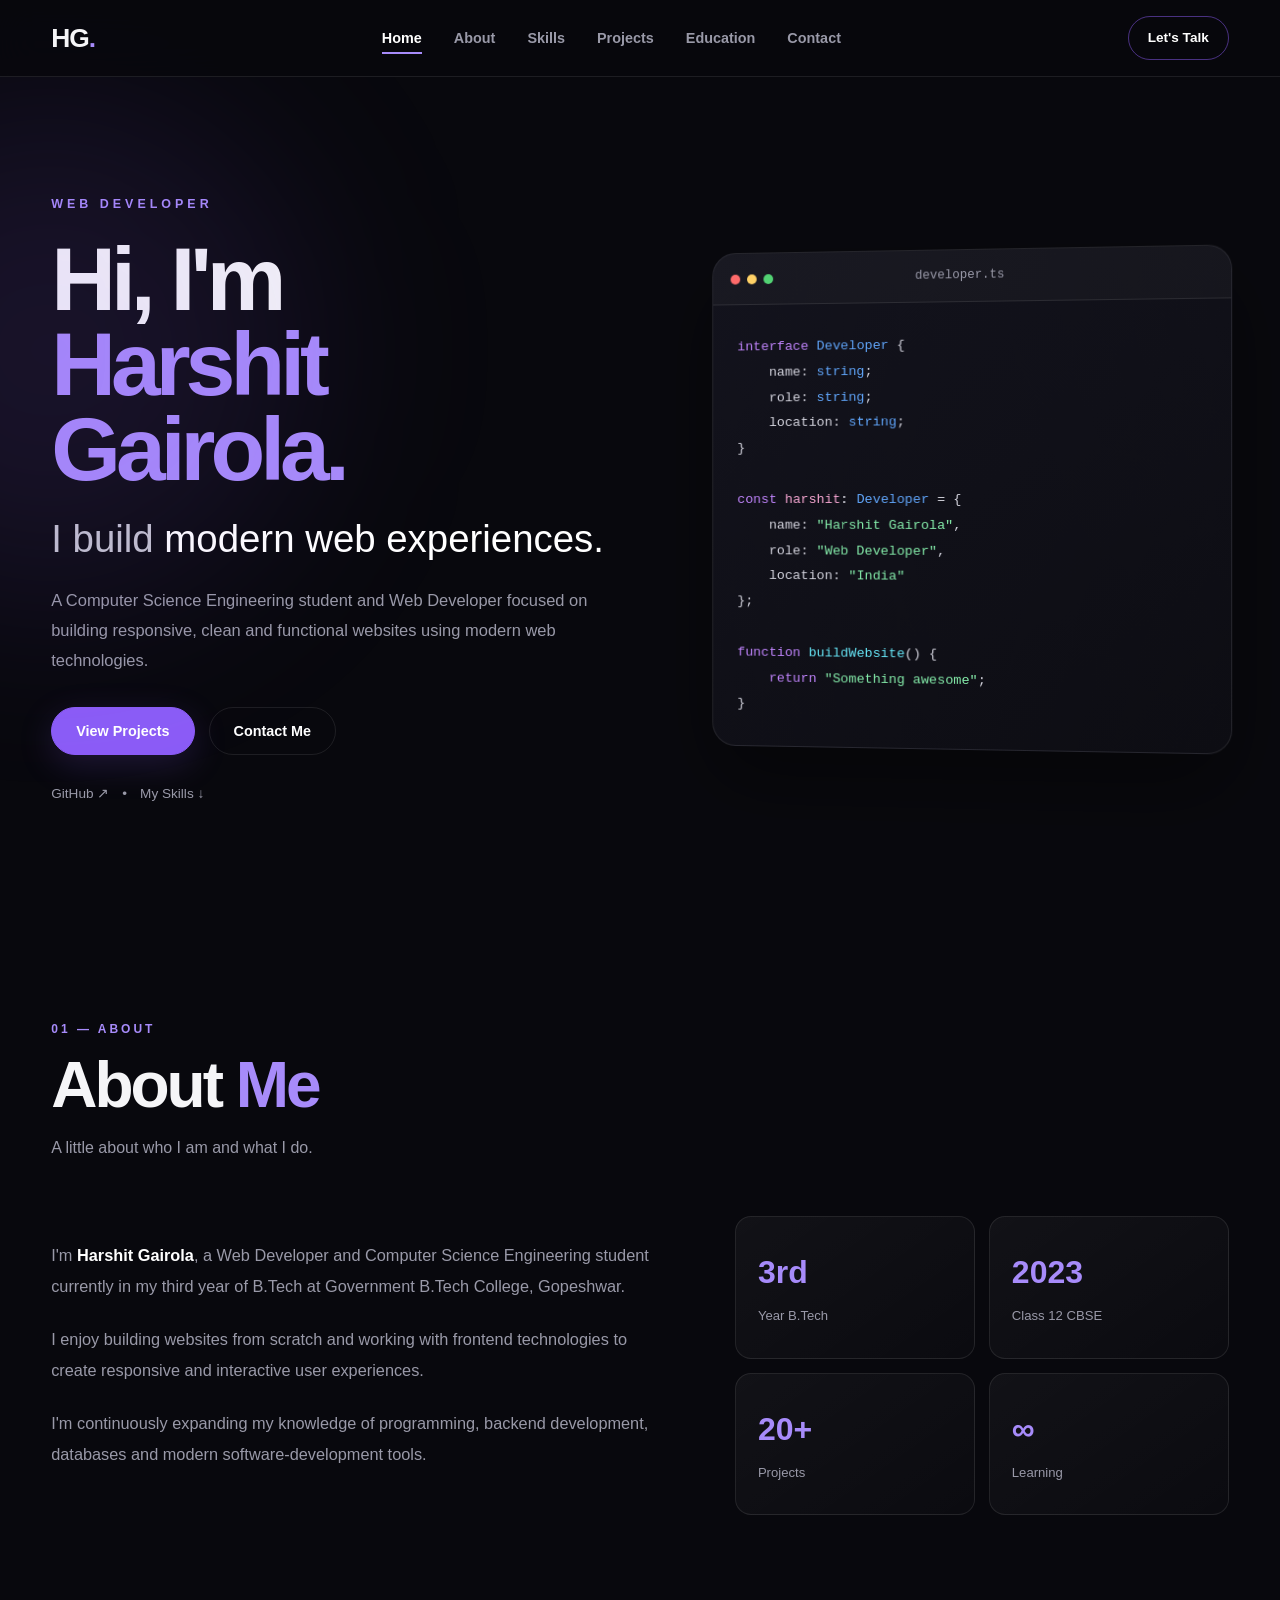
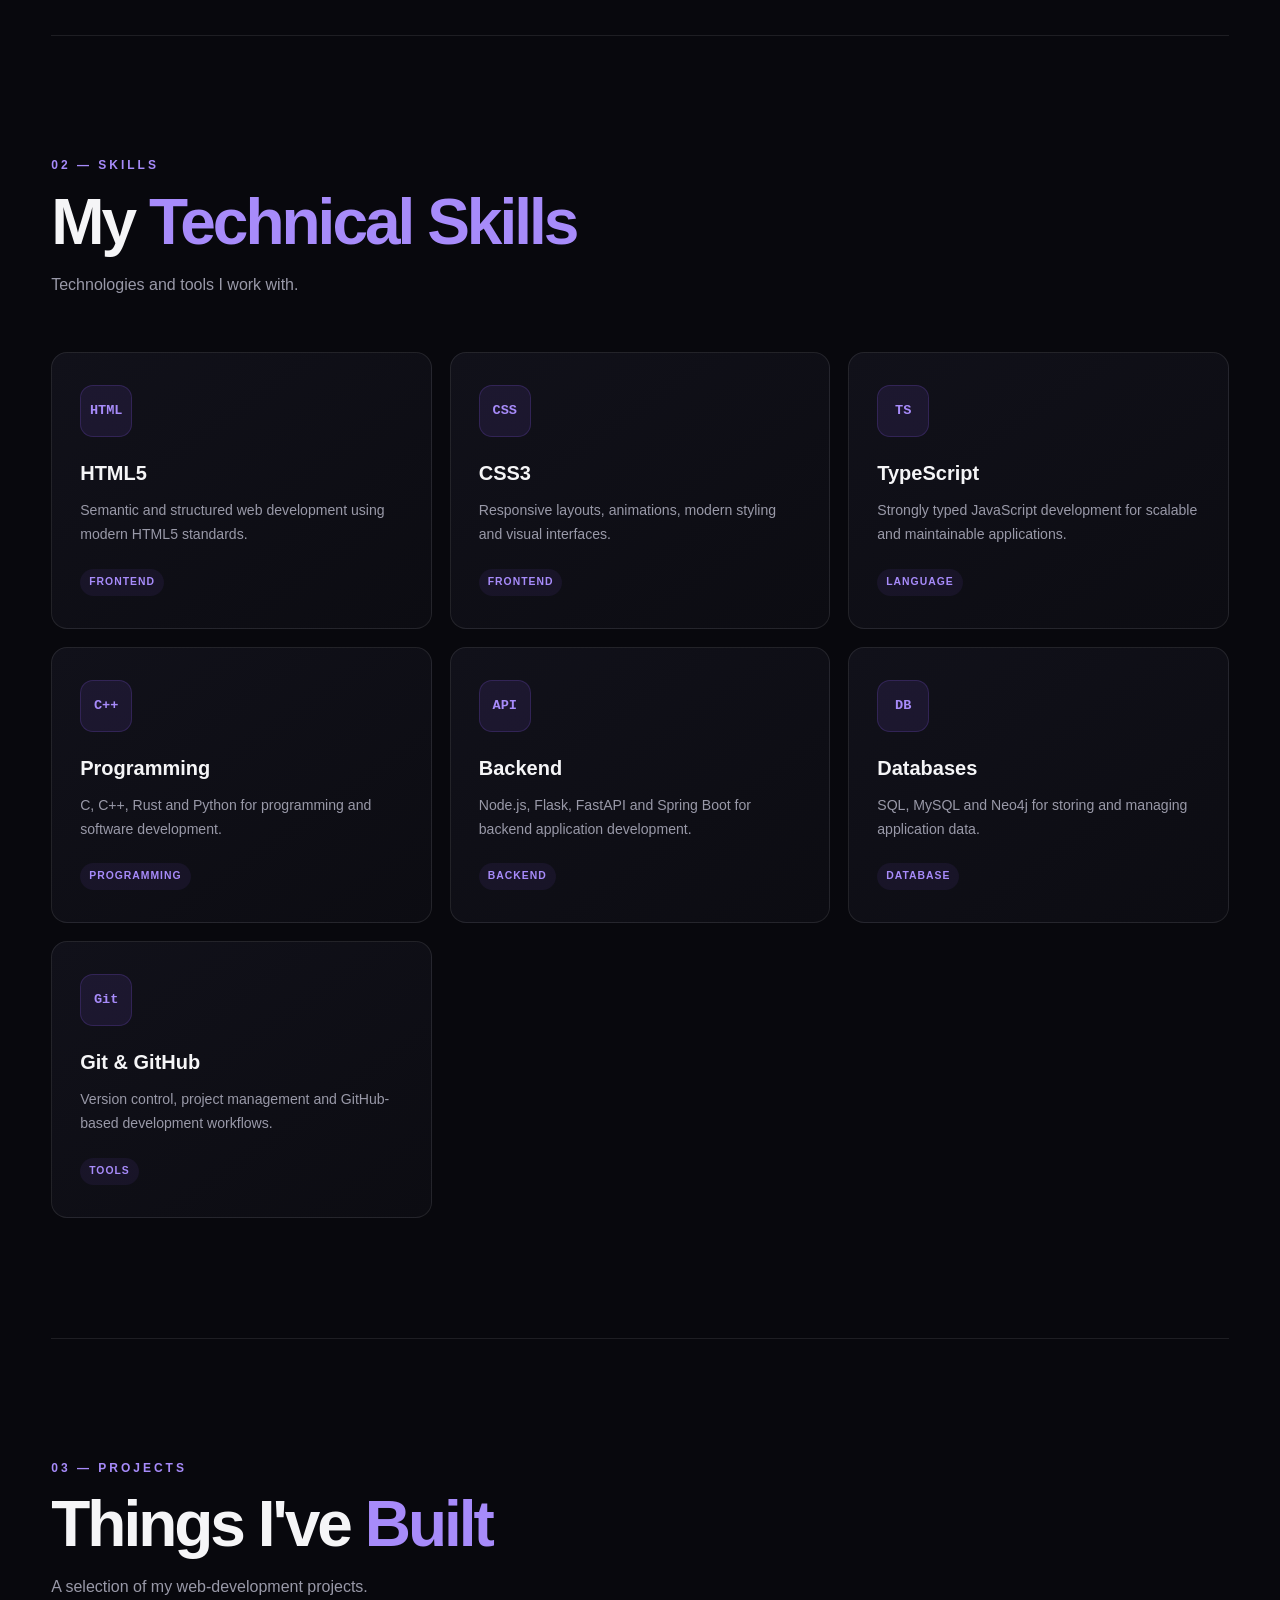
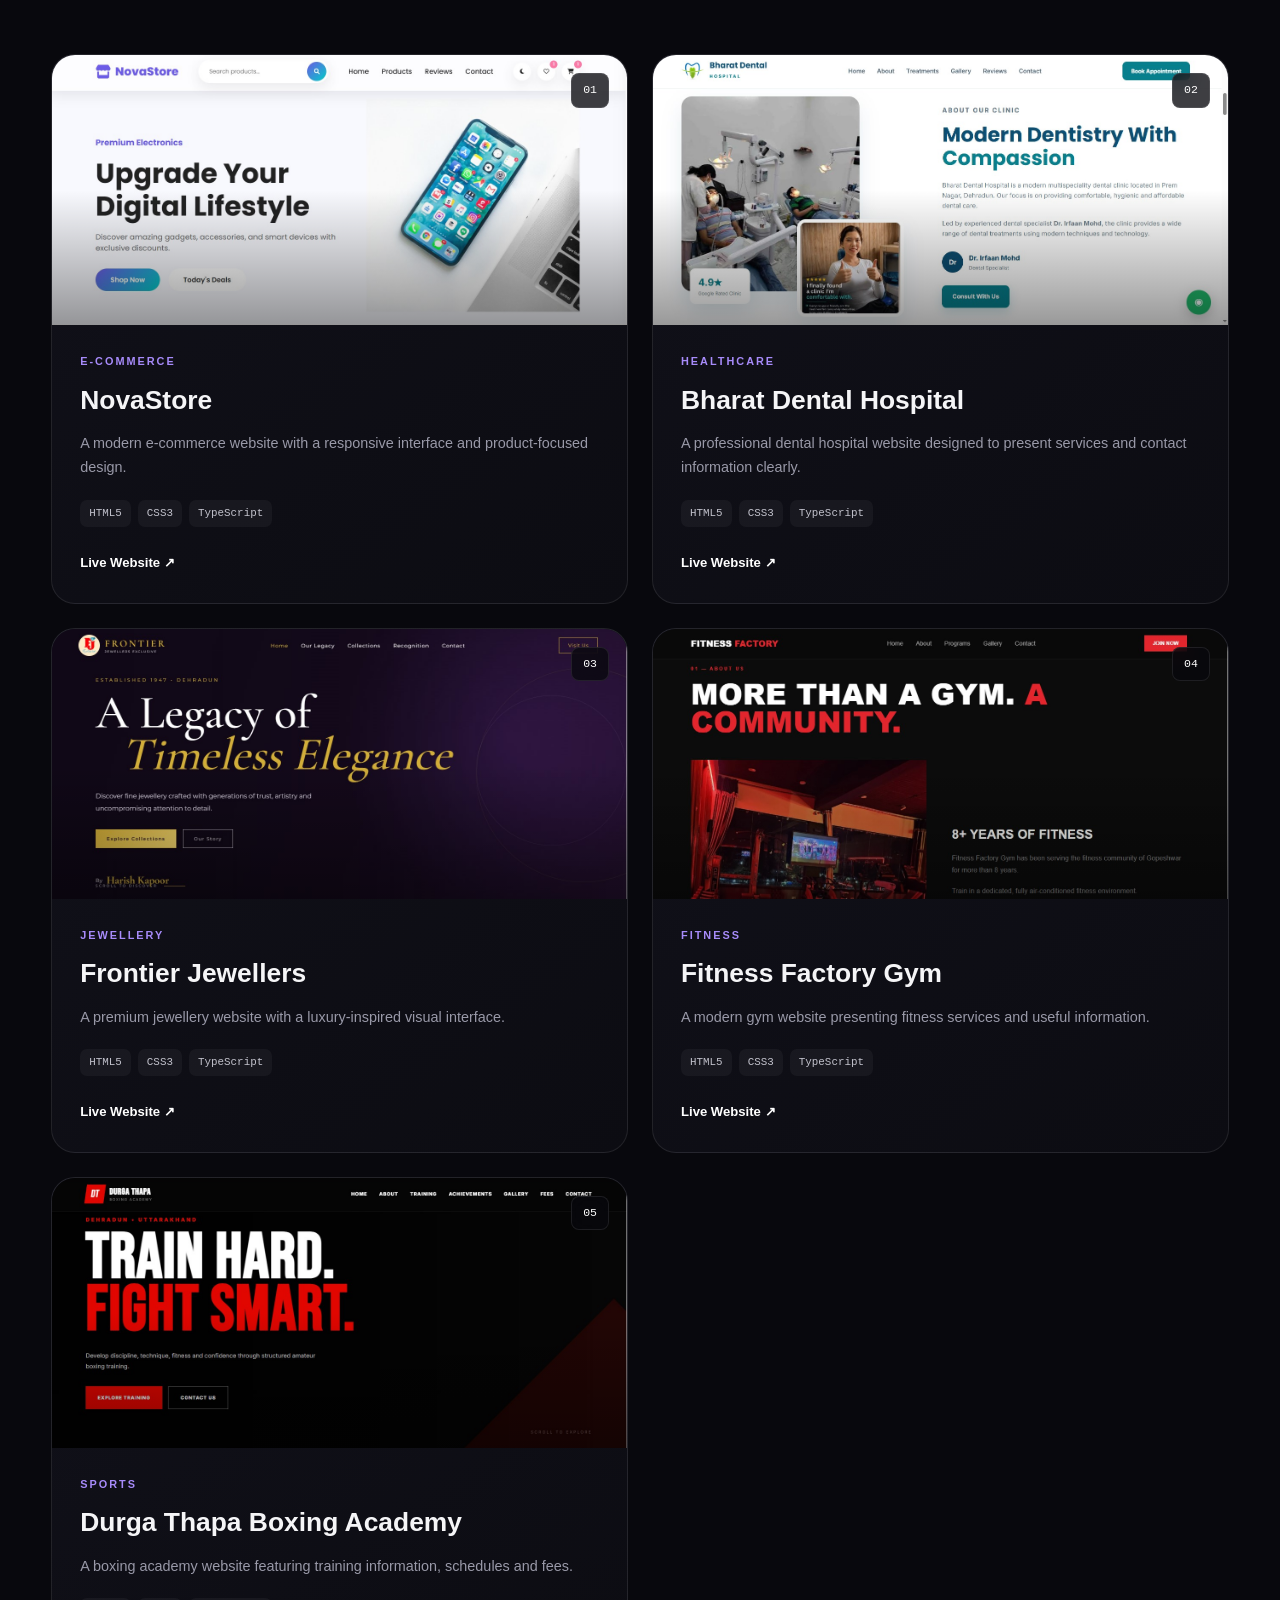
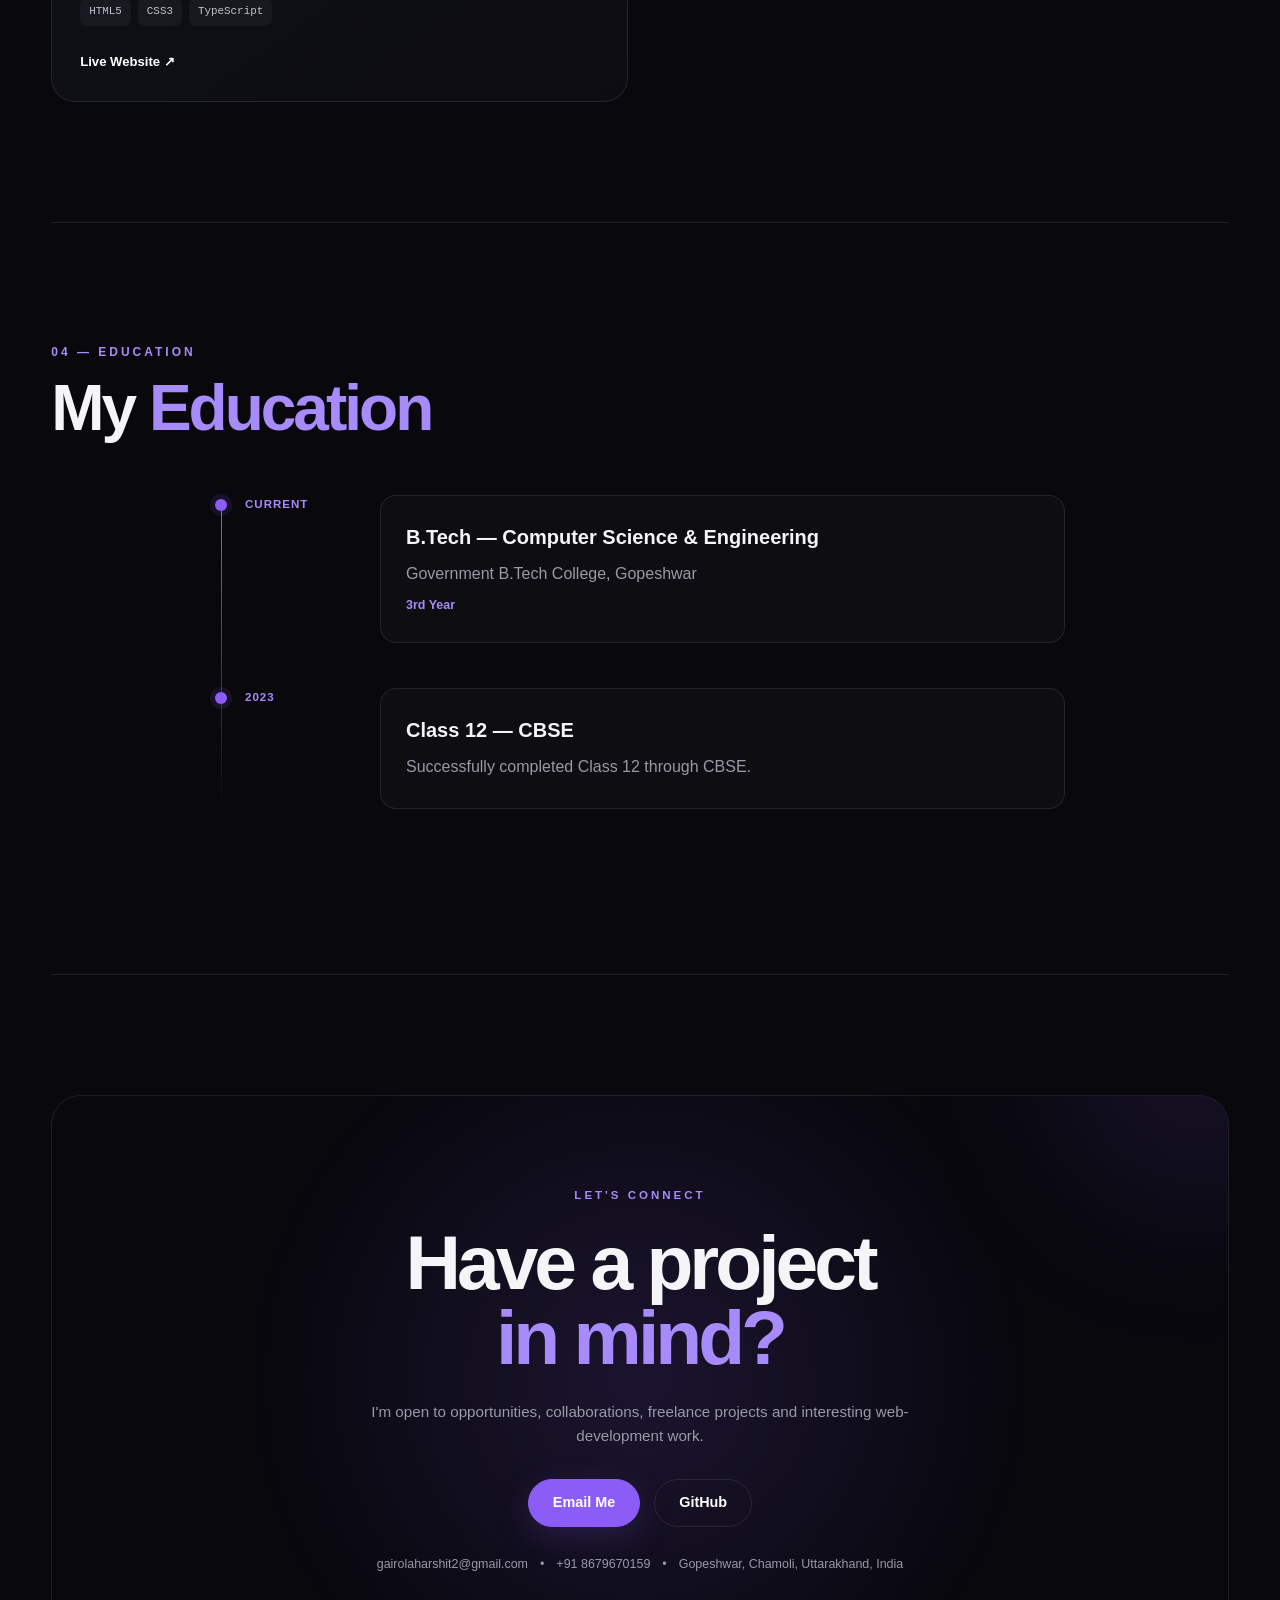
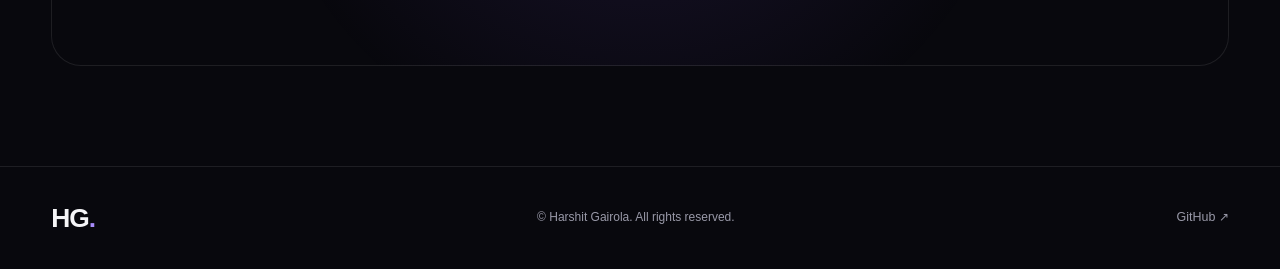
<file: upwork/index.html>
<!DOCTYPE html>
<html lang="en">

<head>
    <meta charset="UTF-8">

    <meta name="viewport" content="width=device-width, initial-scale=1.0">

    <meta
        name="description"
        content="Harshit Gairola — Web Developer specializing in HTML5, CSS3 and TypeScript."
    >

    <meta
        name="author"
        content="Harshit Gairola"
    >

    <title>Harshit Gairola | Web Developer</title>

    <!-- CSS3 -->
    <link rel="stylesheet" href="style.css">
</head>

<body>

    <!-- =========================
         HEADER / NAVIGATION
    ========================== -->

    <header class="site-header">

        <nav class="navbar">

            <a href="#home" class="logo">
                HG<span>.</span>
            </a>

            <button
                class="menu-toggle"
                id="menuToggle"
                type="button"
                aria-label="Open navigation menu"
                aria-expanded="false"
            >
                ☰
            </button>

            <ul class="nav-links" id="navLinks">

                <li>
                    <a href="#home" class="active">Home</a>
                </li>

                <li>
                    <a href="#about">About</a>
                </li>

                <li>
                    <a href="#skills">Skills</a>
                </li>

                <li>
                    <a href="#projects">Projects</a>
                </li>

                <li>
                    <a href="#education">Education</a>
                </li>

                <li>
                    <a href="#contact">Contact</a>
                </li>

            </ul>

            <a href="#contact" class="nav-button">
                Let's Talk
            </a>

        </nav>

    </header>


    <!-- =========================
         MAIN CONTENT
    ========================== -->

    <main>

        <!-- =========================
             HERO SECTION
        ========================== -->

        <section class="hero" id="home">

            <div class="hero-container">

                <div class="hero-content">

                    <p class="hero-label">
                        WEB DEVELOPER
                    </p>

                    <h1>
                        Hi, I'm
                        <span>Harshit Gairola.</span>
                    </h1>

                    <h2>
                        I build
                        <span>modern web experiences.</span>
                    </h2>

                    <p class="hero-text">
                        A Computer Science Engineering student and
                        Web Developer focused on building responsive,
                        clean and functional websites using modern
                        web technologies.
                    </p>

                    <div class="hero-buttons">

                        <a
                            href="#projects"
                            class="button button-primary"
                        >
                            View Projects
                        </a>

                        <a
                            href="#contact"
                            class="button button-secondary"
                        >
                            Contact Me
                        </a>

                    </div>

                    <div class="hero-socials">

                        <a
                            href="https://github.com/HarshitGairola"
                            target="_blank"
                            rel="noopener noreferrer"
                        >
                            GitHub ↗
                        </a>

                        <span>•</span>

                        <a href="#skills">
                            My Skills ↓
                        </a>

                    </div>

                </div>


                <!-- Developer Card -->

                <div class="hero-code">

                    <div class="code-window">

                        <div class="window-header">

                            <div class="window-dots">

                                <span></span>
                                <span></span>
                                <span></span>

                            </div>

                            <p>
                                developer.ts
                            </p>

                        </div>


                        <div class="code-content">

<pre><code><span class="keyword">interface</span> <span class="type">Developer</span> {
    name: <span class="type">string</span>;
    role: <span class="type">string</span>;
    location: <span class="type">string</span>;
}

<span class="keyword">const</span> <span class="variable">harshit</span>: <span class="type">Developer</span> = {
    name: <span class="string">"Harshit Gairola"</span>,
    role: <span class="string">"Web Developer"</span>,
    location: <span class="string">"India"</span>
};

<span class="keyword">function</span> <span class="function">buildWebsite</span>() {
    <span class="keyword">return</span> <span class="string">"Something awesome"</span>;
}</code></pre>

                        </div>

                    </div>

                </div>

            </div>

        </section>


        <!-- =========================
             ABOUT SECTION
        ========================== -->

        <section class="section about-section" id="about">

            <div class="section-header">

                <p class="section-label">
                    01 — ABOUT
                </p>

                <h2>
                    About <span>Me</span>
                </h2>

                <p>
                    A little about who I am and what I do.
                </p>

            </div>


            <div class="about-container">

                <div class="about-content">

                    <p>
                        I'm <strong>Harshit Gairola</strong>, a Web
                        Developer and Computer Science Engineering
                        student currently in my third year of B.Tech
                        at Government B.Tech College, Gopeshwar.
                    </p>

                    <p>
                        I enjoy building websites from scratch and
                        working with frontend technologies to create
                        responsive and interactive user experiences.
                    </p>

                    <p>
                        I'm continuously expanding my knowledge of
                        programming, backend development, databases
                        and modern software-development tools.
                    </p>

                </div>


                <div class="about-stats">

                    <div class="stat">

                        <strong>3rd</strong>

                        <span>
                            Year B.Tech
                        </span>

                    </div>


                    <div class="stat">

                        <strong>2023</strong>

                        <span>
                            Class 12 CBSE
                        </span>

                    </div>


                    <div class="stat">

                        <strong>20+</strong>

                        <span>
                            Projects
                        </span>

                    </div>


                    <div class="stat">

                        <strong>∞</strong>

                        <span>
                            Learning
                        </span>

                    </div>

                </div>

            </div>

        </section>


        <!-- =========================
             SKILLS SECTION
        ========================== -->

        <section class="section skills-section" id="skills">

            <div class="section-header">

                <p class="section-label">
                    02 — SKILLS
                </p>

                <h2>
                    My <span>Technical Skills</span>
                </h2>

                <p>
                    Technologies and tools I work with.
                </p>

            </div>


            <div class="skills-container">


                <!-- HTML5 -->

                <article class="skill-card">

                    <div class="skill-icon">
                        HTML
                    </div>

                    <h3>
                        HTML5
                    </h3>

                    <p>
                        Semantic and structured web development
                        using modern HTML5 standards.
                    </p>

                    <div class="skill-tag">
                        FRONTEND
                    </div>

                </article>


                <!-- CSS3 -->

                <article class="skill-card">

                    <div class="skill-icon">
                        CSS
                    </div>

                    <h3>
                        CSS3
                    </h3>

                    <p>
                        Responsive layouts, animations, modern
                        styling and visual interfaces.
                    </p>

                    <div class="skill-tag">
                        FRONTEND
                    </div>

                </article>


                <!-- TypeScript -->

                <article class="skill-card">

                    <div class="skill-icon">
                        TS
                    </div>

                    <h3>
                        TypeScript
                    </h3>

                    <p>
                        Strongly typed JavaScript development for
                        scalable and maintainable applications.
                    </p>

                    <div class="skill-tag">
                        LANGUAGE
                    </div>

                </article>


                <!-- Programming -->

                <article class="skill-card">

                    <div class="skill-icon">
                        C++
                    </div>

                    <h3>
                        Programming
                    </h3>

                    <p>
                        C, C++, Rust and Python for programming and
                        software development.
                    </p>

                    <div class="skill-tag">
                        PROGRAMMING
                    </div>

                </article>


                <!-- Backend -->

                <article class="skill-card">

                    <div class="skill-icon">
                        API
                    </div>

                    <h3>
                        Backend
                    </h3>

                    <p>
                        Node.js, Flask, FastAPI and Spring Boot for
                        backend application development.
                    </p>

                    <div class="skill-tag">
                        BACKEND
                    </div>

                </article>


                <!-- Database -->

                <article class="skill-card">

                    <div class="skill-icon">
                        DB
                    </div>

                    <h3>
                        Databases
                    </h3>

                    <p>
                        SQL, MySQL and Neo4j for storing and managing
                        application data.
                    </p>

                    <div class="skill-tag">
                        DATABASE
                    </div>

                </article>


                <!-- Git -->

                <article class="skill-card">

                    <div class="skill-icon">
                        Git
                    </div>

                    <h3>
                        Git & GitHub
                    </h3>

                    <p>
                        Version control, project management and
                        GitHub-based development workflows.
                    </p>

                    <div class="skill-tag">
                        TOOLS
                    </div>

                </article>

            </div>

        </section>


        <!-- =========================
             PROJECTS SECTION
        ========================== -->

        <section class="section projects-section" id="projects">

            <div class="section-header">

                <p class="section-label">
                    03 — PROJECTS
                </p>

                <h2>
                    Things I've <span>Built</span>
                </h2>

                <p>
                    A selection of my web-development projects.
                </p>

            </div>


            <div class="projects-container">


                <!-- Project 1 -->

                <article class="project-card">

                    <div class="project-image">

                        <img
                            src="./image/web1.jpg"
                            alt="NovaStore website preview"
                        >

                        <span class="project-number">
                            01
                        </span>

                    </div>


                    <div class="project-content">

                        <p class="project-category">
                            E-COMMERCE
                        </p>

                        <h3>
                            NovaStore
                        </h3>

                        <p>
                            A modern e-commerce website with a
                            responsive interface and product-focused
                            design.
                        </p>

                        <div class="project-tech">

                            <span>HTML5</span>
                            <span>CSS3</span>
                            <span>TypeScript</span>

                        </div>

                        <!-- Replace # with the actual GitHub Pages URL -->

                        <a
                            href="https://harshitgairola.github.io/NovaStore/"
                            class="project-link"
                            target="_blank"
                            rel="noopener noreferrer"
                        >
                            Live Website ↗
                        </a>

                    </div>

                </article>


                <!-- Project 2 -->

                <article class="project-card">

                    <div class="project-image">

                        <img
                            src="./image/web2.jpg"
                            alt="Bharat Dental Hospital website preview"
                        >

                        <span class="project-number">
                            02
                        </span>

                    </div>


                    <div class="project-content">

                        <p class="project-category">
                            HEALTHCARE
                        </p>

                        <h3>
                            Bharat Dental Hospital
                        </h3>

                        <p>
                            A professional dental hospital website
                            designed to present services and contact
                            information clearly.
                        </p>

                        <div class="project-tech">

                            <span>HTML5</span>
                            <span>CSS3</span>
                            <span>TypeScript</span>

                        </div>

                        <a
                            href="https://harshitgairola.github.io/Bharat-Dental-Hospital/"
                            class="project-link"
                            target="_blank"
                            rel="noopener noreferrer"
                        >
                            Live Website ↗
                        </a>

                    </div>

                </article>


                <!-- Project 3 -->

                <article class="project-card">

                    <div class="project-image">

                        <img
                            src="./image/web5.jpg"
                            alt="Frontier Jewellers website preview"
                        >

                        <span class="project-number">
                            03
                        </span>

                    </div>


                    <div class="project-content">

                        <p class="project-category">
                            JEWELLERY
                        </p>

                        <h3>
                            Frontier Jewellers
                        </h3>

                        <p>
                            A premium jewellery website with a
                            luxury-inspired visual interface.
                        </p>

                        <div class="project-tech">

                            <span>HTML5</span>
                            <span>CSS3</span>
                            <span>TypeScript</span>

                        </div>

                        <a
                            href="https://harshitgairola.github.io/Frontier-Jewellers-Exclusive/"
                            class="project-link"
                            target="_blank"
                            rel="noopener noreferrer"
                        >
                            Live Website ↗
                        </a>

                    </div>

                </article>


                <!-- Project 4 -->

                <article class="project-card">

                    <div class="project-image">

                        <img
                            src="./image/web3.jpg"
                            alt="Fitness Factory Gym website preview"
                        >

                        <span class="project-number">
                            04
                        </span>

                    </div>


                    <div class="project-content">

                        <p class="project-category">
                            FITNESS
                        </p>

                        <h3>
                            Fitness Factory Gym
                        </h3>

                        <p>
                            A modern gym website presenting fitness
                            services and useful information.
                        </p>

                        <div class="project-tech">

                            <span>HTML5</span>
                            <span>CSS3</span>
                            <span>TypeScript</span>

                        </div>

                        <a
                            href="https://harshitgairola.github.io/Fitness-factory-Gym/"
                            class="project-link"
                            target="_blank"
                            rel="noopener noreferrer"
                        >
                            Live Website ↗
                        </a>

                    </div>

                </article>


                <!-- Project 5 -->

                <article class="project-card">

                    <div class="project-image">

                        <img
                            src="./image/web4.jpg"
                            alt="Durga Thapa Boxing Academy website preview"
                        >

                        <span class="project-number">
                            05
                        </span>

                    </div>


                    <div class="project-content">

                        <p class="project-category">
                            SPORTS
                        </p>

                        <h3>
                            Durga Thapa Boxing Academy
                        </h3>

                        <p>
                            A boxing academy website featuring
                            training information, schedules and fees.
                        </p>

                        <div class="project-tech">

                            <span>HTML5</span>
                            <span>CSS3</span>
                            <span>TypeScript</span>

                        </div>

                        <a
                            href="https://harshitgairola.github.io/Durga-Thapa-Boxing-Academy/"
                            class="project-link"
                            target="_blank"
                            rel="noopener noreferrer"
                        >
                            Live Website ↗
                        </a>

                    </div>

                </article>

            </div>

        </section>


        <!-- =========================
             EDUCATION SECTION
        ========================== -->

        <section class="section education-section" id="education">

            <div class="section-header">

                <p class="section-label">
                    04 — EDUCATION
                </p>

                <h2>
                    My <span>Education</span>
                </h2>

            </div>


            <div class="education-timeline">


                <article class="education-item">

                    <div class="education-year">
                        CURRENT
                    </div>

                    <div class="education-content">

                        <h3>
                            B.Tech — Computer Science & Engineering
                        </h3>

                        <p>
                            Government B.Tech College, Gopeshwar
                        </p>

                        <span>
                            3rd Year
                        </span>

                    </div>

                </article>


                <article class="education-item">

                    <div class="education-year">
                        2023
                    </div>

                    <div class="education-content">

                        <h3>
                            Class 12 — CBSE
                        </h3>

                        <p>
                            Successfully completed Class 12
                            through CBSE.
                        </p>

                    </div>

                </article>

            </div>

        </section>


        <!-- =========================
             CONTACT SECTION
        ========================== -->

        <section class="section contact-section" id="contact">

            <div class="contact-card">

                <p class="contact-label">
                    LET'S CONNECT
                </p>

                <h2>
                    Have a project
                    <span>in mind?</span>
                </h2>

                <p>
                    I'm open to opportunities, collaborations,
                    freelance projects and interesting web-development
                    work.
                </p>


                <div class="contact-buttons">

                    <a
                        href="mailto:gairolaharshit2@gmail.com"
                        class="button button-primary"
                    >
                        Email Me
                    </a>

                    <a
                        href="https://github.com/HarshitGairola"
                        class="button button-secondary"
                        target="_blank"
                        rel="noopener noreferrer"
                    >
                        GitHub
                    </a>

                </div>


                <div class="contact-details">

                    <a href="mailto:gairolaharshit2@gmail.com">
                        gairolaharshit2@gmail.com
                    </a>

                    <span>•</span>

                    <a href="tel:+918679670159">
                        +91 8679670159
                    </a>

                    <span>•</span>

                    <span>
                        Gopeshwar, Chamoli, Uttarakhand, India
                    </span>

                </div>

            </div>

        </section>

    </main>


    <!-- =========================
         FOOTER
    ========================== -->

    <footer class="site-footer">

        <div class="footer-container">

            <a
                href="#home"
                class="logo"
            >
                HG<span>.</span>
            </a>

            <p>
                © <span id="currentYear"></span>
                Harshit Gairola. All rights reserved.
            </p>

            <a
                href="https://github.com/HarshitGairola"
                target="_blank"
                rel="noopener noreferrer"
            >
                GitHub ↗
            </a>

        </div>

    </footer>


    <!--
        TypeScript is compiled into JavaScript.

        The browser loads script.js, which will be generated
        from our script.ts file.
    -->

    <script src="script.ts"></script>

</body>

</html>
</file>
<file: upwork/style.css>
/* =========================================================
   HARSHIT GAIROLA — DEVELOPER PORTFOLIO
   CSS3 STYLESHEET
========================================================= */


/* =========================================================
   1. RESET
========================================================= */

* {
    margin: 0;
    padding: 0;
    box-sizing: border-box;
}

html {
    scroll-behavior: smooth;
}

body {
    font-family:
        Inter,
        "Segoe UI",
        Roboto,
        Arial,
        sans-serif;

    background: #08080d;
    color: #f5f5f7;

    line-height: 1.6;

    overflow-x: hidden;
}

a {
    color: inherit;
    text-decoration: none;
}

button {
    font: inherit;
}

img {
    display: block;
    width: 100%;
}


/* =========================================================
   2. VARIABLES
========================================================= */

:root {

    --background: #08080d;
    --background-light: #101018;
    --card: #11111a;
    --card-hover: #151522;

    --purple: #8b5cf6;
    --purple-light: #a78bfa;
    --purple-dark: #6d28d9;

    --white: #ffffff;
    --text: #f5f5f7;
    --muted: #9999a8;
    --muted-light: #c2c2cc;

    --border: rgba(255, 255, 255, 0.09);

    --radius-small: 10px;
    --radius-medium: 16px;
    --radius-large: 24px;

    --max-width: 1180px;

    --transition:
        0.3s ease;
}


/* =========================================================
   3. GLOBAL
========================================================= */

body::selection {
    background: var(--purple);
    color: white;
}

section {
    scroll-margin-top: 90px;
}

.section {
    width: min(var(--max-width), 92%);
    margin: 0 auto;
    padding: 120px 0;
}


/* =========================================================
   4. HEADER
========================================================= */

.site-header {
    position: fixed;

    top: 0;
    left: 0;

    width: 100%;

    z-index: 1000;

    background:
        rgba(8, 8, 13, 0.82);

    backdrop-filter: blur(18px);
    -webkit-backdrop-filter: blur(18px);

    border-bottom: 1px solid var(--border);
}

.navbar {
    width: min(var(--max-width), 92%);

    height: 76px;

    margin: auto;

    display: flex;

    align-items: center;

    justify-content: space-between;
}


/* =========================================================
   LOGO
========================================================= */

.logo {
    font-size: 1.65rem;

    font-weight: 900;

    letter-spacing: -1px;

    transition: var(--transition);
}

.logo span {
    color: var(--purple-light);
}

.logo:hover {
    transform: translateY(-2px);
}


/* =========================================================
   NAVIGATION
========================================================= */

.nav-links {
    list-style: none;

    display: flex;

    align-items: center;

    gap: 32px;
}

.nav-links a {
    position: relative;

    color: var(--muted);

    font-size: 0.9rem;

    font-weight: 600;

    transition: var(--transition);
}

.nav-links a::after {
    content: "";

    position: absolute;

    left: 0;
    bottom: -8px;

    width: 0;
    height: 2px;

    background: var(--purple-light);

    transition: var(--transition);
}

.nav-links a:hover,
.nav-links a.active {
    color: var(--white);
}

.nav-links a:hover::after,
.nav-links a.active::after {
    width: 100%;
}


/* =========================================================
   NAV BUTTON
========================================================= */

.nav-button {
    padding: 10px 19px;

    border: 1px solid rgba(139, 92, 246, 0.5);

    border-radius: 999px;

    color: var(--white);

    font-size: 0.85rem;

    font-weight: 700;

    transition: var(--transition);
}

.nav-button:hover {
    background: var(--purple);

    border-color: var(--purple);

    transform: translateY(-2px);

    box-shadow:
        0 8px 25px rgba(139, 92, 246, 0.25);
}


/* =========================================================
   MOBILE MENU BUTTON
========================================================= */

.menu-toggle {
    display: none;

    border: 1px solid var(--border);

    background: var(--card);

    color: var(--white);

    width: 42px;
    height: 42px;

    border-radius: 10px;

    cursor: pointer;
}


/* =========================================================
   5. HERO
========================================================= */

.hero {
    min-height: 100vh;

    width: min(var(--max-width), 92%);

    margin: auto;

    display: flex;

    align-items: center;

    padding-top: 100px;

    position: relative;
}

.hero::before {
    content: "";

    position: absolute;

    width: 500px;
    height: 500px;

    top: 100px;
    left: -250px;

    background: rgba(139, 92, 246, 0.12);

    filter: blur(100px);

    border-radius: 50%;

    pointer-events: none;
}

.hero-container {
    width: 100%;

    display: grid;

    grid-template-columns: 1.05fr 0.95fr;

    gap: 80px;

    align-items: center;
}


/* =========================================================
   HERO TEXT
========================================================= */

.hero-label {
    color: var(--purple-light);

    font-size: 0.78rem;

    font-weight: 800;

    letter-spacing: 4px;

    margin-bottom: 22px;
}

.hero h1 {
    font-size:
        clamp(3rem, 7vw, 6.2rem);

    line-height: 0.95;

    letter-spacing: -5px;

    font-weight: 900;

    margin-bottom: 25px;
}

.hero h1 span {
    display: block;

    color: var(--purple-light);
}

.hero h2 {
    font-size:
        clamp(1.5rem, 3vw, 2.5rem);

    line-height: 1.15;

    color: var(--muted-light);

    margin-bottom: 25px;

    font-weight: 500;
}

.hero h2 span {
    color: var(--white);
}

.hero-text {
    max-width: 620px;

    color: var(--muted);

    font-size: 1.03rem;

    line-height: 1.8;

    margin-bottom: 32px;
}


/* =========================================================
   BUTTONS
========================================================= */

.hero-buttons,
.contact-buttons {
    display: flex;

    flex-wrap: wrap;

    gap: 14px;
}

.button {
    display: inline-flex;

    align-items: center;

    justify-content: center;

    min-height: 48px;

    padding: 0 24px;

    border-radius: 999px;

    font-size: 0.9rem;

    font-weight: 750;

    transition: var(--transition);

    cursor: pointer;
}

.button-primary {
    background: var(--purple);

    color: white;

    border: 1px solid var(--purple);

    box-shadow:
        0 10px 35px rgba(139, 92, 246, 0.18);
}

.button-primary:hover {
    background: var(--purple-dark);

    transform: translateY(-3px);

    box-shadow:
        0 14px 40px rgba(139, 92, 246, 0.3);
}

.button-secondary {
    background: transparent;

    color: var(--white);

    border: 1px solid var(--border);
}

.button-secondary:hover {
    border-color: var(--purple);

    background: rgba(139, 92, 246, 0.08);

    transform: translateY(-3px);
}


/* =========================================================
   HERO SOCIALS
========================================================= */

.hero-socials {
    display: flex;

    align-items: center;

    gap: 13px;

    margin-top: 28px;

    color: var(--muted);

    font-size: 0.85rem;
}

.hero-socials a {
    transition: var(--transition);
}

.hero-socials a:hover {
    color: var(--purple-light);
}


/* =========================================================
   6. CODE WINDOW
========================================================= */

.hero-code {
    display: flex;

    justify-content: center;

    perspective: 1000px;
}

.code-window {
    width: 100%;

    max-width: 560px;

    background:
        linear-gradient(
            145deg,
            #13131d,
            #0d0d13
        );

    border: 1px solid var(--border);

    border-radius: var(--radius-large);

    overflow: hidden;

    box-shadow:
        0 35px 80px rgba(0, 0, 0, 0.45);

    transform: rotateY(-4deg);

    transition: var(--transition);
}

.code-window:hover {
    transform:
        rotateY(0deg)
        translateY(-8px);

    border-color:
        rgba(139, 92, 246, 0.3);
}

.window-header {
    height: 52px;

    display: flex;

    align-items: center;

    padding: 0 18px;

    border-bottom: 1px solid var(--border);

    background: rgba(255, 255, 255, 0.025);
}

.window-header p {
    margin: auto;

    transform: translateX(-30px);

    color: var(--muted);

    font-family: monospace;

    font-size: 0.78rem;
}

.window-dots {
    display: flex;

    gap: 7px;
}

.window-dots span {
    width: 10px;
    height: 10px;

    border-radius: 50%;

    background: #444;
}

.window-dots span:nth-child(1) {
    background: #ff6b6b;
}

.window-dots span:nth-child(2) {
    background: #ffd166;
}

.window-dots span:nth-child(3) {
    background: #52d273;
}

.code-content {
    padding: 30px 25px;

    overflow-x: auto;
}

.code-content pre {
    font-family:
        "Cascadia Code",
        "Fira Code",
        Consolas,
        monospace;

    font-size: 0.85rem;

    line-height: 1.9;

    color: #d5d5df;
}

.keyword {
    color: #c084fc;
}

.type {
    color: #60a5fa;
}

.variable {
    color: #f9a8d4;
}

.string {
    color: #86efac;
}

.function {
    color: #67e8f9;
}


/* =========================================================
   7. SECTION HEADER
========================================================= */

.section-header {
    max-width: 700px;

    margin-bottom: 55px;
}

.section-label {
    color: var(--purple-light);

    font-size: 0.75rem;

    font-weight: 800;

    letter-spacing: 3px;

    margin-bottom: 14px;
}

.section-header h2 {
    font-size:
        clamp(2.4rem, 5vw, 4.3rem);

    line-height: 1;

    letter-spacing: -3px;

    margin-bottom: 18px;
}

.section-header h2 span {
    color: var(--purple-light);
}

.section-header > p:last-child {
    color: var(--muted);

    font-size: 1rem;
}


/* =========================================================
   8. ABOUT
========================================================= */

.about-container {
    display: grid;

    grid-template-columns:
        1.1fr 0.9fr;

    gap: 80px;

    align-items: center;
}

.about-content p {
    color: var(--muted);

    font-size: 1.02rem;

    line-height: 1.9;

    margin-bottom: 22px;
}

.about-content strong {
    color: var(--white);
}


/* =========================================================
   ABOUT STATS
========================================================= */

.about-stats {
    display: grid;

    grid-template-columns: repeat(2, 1fr);

    gap: 14px;
}

.stat {
    padding: 30px 22px;

    background:
        linear-gradient(
            145deg,
            rgba(255,255,255,0.045),
            rgba(255,255,255,0.015)
        );

    border: 1px solid var(--border);

    border-radius: var(--radius-medium);

    transition: var(--transition);
}

.stat:hover {
    transform: translateY(-5px);

    border-color:
        rgba(139, 92, 246, 0.35);

    background:
        rgba(139, 92, 246, 0.07);
}

.stat strong {
    display: block;

    font-size: 2rem;

    color: var(--purple-light);

    margin-bottom: 4px;
}

.stat span {
    color: var(--muted);

    font-size: 0.82rem;
}


/* =========================================================
   9. SKILLS
========================================================= */

.skills-section {
    border-top: 1px solid var(--border);
}

.skills-container {
    display: grid;

    grid-template-columns:
        repeat(3, 1fr);

    gap: 18px;
}

.skill-card {
    position: relative;

    padding: 32px 28px;

    background:
        linear-gradient(
            145deg,
            #11111a,
            #0c0c12
        );

    border: 1px solid var(--border);

    border-radius: var(--radius-medium);

    overflow: hidden;

    transition: var(--transition);
}

.skill-card::before {
    content: "";

    position: absolute;

    top: 0;
    left: 0;

    width: 100%;
    height: 2px;

    background:
        linear-gradient(
            90deg,
            transparent,
            var(--purple),
            transparent
        );

    transform: translateX(-100%);

    transition: 0.5s ease;
}

.skill-card:hover::before {
    transform: translateX(0);
}

.skill-card:hover {
    transform: translateY(-7px);

    border-color:
        rgba(139, 92, 246, 0.3);

    background: var(--card-hover);

    box-shadow:
        0 20px 45px rgba(0, 0, 0, 0.25);
}

.skill-icon {
    width: 52px;
    height: 52px;

    display: flex;

    align-items: center;
    justify-content: center;

    margin-bottom: 20px;

    border-radius: 13px;

    background:
        rgba(139, 92, 246, 0.1);

    border: 1px solid
        rgba(139, 92, 246, 0.2);

    color: var(--purple-light);

    font-family: monospace;

    font-size: 0.85rem;

    font-weight: 900;
}

.skill-card h3 {
    font-size: 1.25rem;

    margin-bottom: 10px;
}

.skill-card p {
    color: var(--muted);

    font-size: 0.88rem;

    line-height: 1.7;

    margin-bottom: 20px;
}

.skill-tag {
    display: inline-block;

    padding: 5px 9px;

    border-radius: 999px;

    color: var(--purple-light);

    background:
        rgba(139, 92, 246, 0.08);

    font-size: 0.65rem;

    font-weight: 800;

    letter-spacing: 1px;
}


/* =========================================================
   10. PROJECTS
========================================================= */

.projects-section {
    border-top: 1px solid var(--border);
}

.projects-container {
    display: grid;

    grid-template-columns:
        repeat(2, 1fr);

    gap: 24px;
}

.project-card {
    overflow: hidden;

    background:
        linear-gradient(
            145deg,
            #11111a,
            #0c0c12
        );

    border: 1px solid var(--border);

    border-radius: var(--radius-large);

    transition: var(--transition);
}

.project-card:hover {
    transform: translateY(-8px);

    border-color:
        rgba(139, 92, 246, 0.3);

    box-shadow:
        0 25px 60px rgba(0, 0, 0, 0.35);
}


/* =========================================================
   PROJECT IMAGE
========================================================= */

.project-image {
    position: relative;

    height: 270px;

    overflow: hidden;

    background: #15151d;
}

.project-image::after {
    content: "";

    position: absolute;

    inset: 0;

    background:
        linear-gradient(
            to top,
            rgba(0,0,0,0.4),
            transparent 50%
        );

    pointer-events: none;
}

.project-image img {
    width: 100%;
    height: 100%;

    object-fit: cover;

    transition:
        transform 0.6s ease;
}

.project-card:hover
.project-image img {
    transform: scale(1.05);
}

.project-number {
    position: absolute;

    top: 18px;
    right: 18px;

    z-index: 2;

    padding: 7px 11px;

    border-radius: 8px;

    background:
        rgba(8, 8, 13, 0.78);

    backdrop-filter: blur(10px);

    color: white;

    font-family: monospace;

    font-size: 0.72rem;

    border: 1px solid var(--border);
}


/* =========================================================
   PROJECT CONTENT
========================================================= */

.project-content {
    padding: 28px;
}

.project-category {
    color: var(--purple-light);

    font-size: 0.68rem;

    font-weight: 800;

    letter-spacing: 2px;

    margin-bottom: 8px;
}

.project-content h3 {
    font-size: 1.65rem;

    margin-bottom: 10px;
}

.project-content > p:not(.project-category) {
    color: var(--muted);

    font-size: 0.9rem;

    line-height: 1.7;

    margin-bottom: 20px;
}

.project-tech {
    display: flex;

    flex-wrap: wrap;

    gap: 7px;

    margin-bottom: 22px;
}

.project-tech span {
    padding: 5px 9px;

    border-radius: 7px;

    background:
        rgba(255,255,255,0.045);

    color: var(--muted-light);

    font-family: monospace;

    font-size: 0.68rem;
}

.project-link {
    display: inline-flex;

    align-items: center;

    color: var(--white);

    font-size: 0.82rem;

    font-weight: 750;

    transition: var(--transition);
}

.project-link:hover {
    color: var(--purple-light);

    transform: translateX(4px);
}


/* =========================================================
   11. EDUCATION
========================================================= */

.education-section {
    border-top: 1px solid var(--border);
}

.education-timeline {
    position: relative;

    max-width: 850px;

    margin: auto;

    padding-left: 30px;
}

.education-timeline::before {
    content: "";

    position: absolute;

    top: 10px;
    bottom: 10px;

    left: 6px;

    width: 1px;

    background:
        linear-gradient(
            to bottom,
            var(--purple),
            rgba(139,92,246,0.05)
        );
}

.education-item {
    position: relative;

    display: grid;

    grid-template-columns: 100px 1fr;

    gap: 35px;

    margin-bottom: 45px;
}

.education-item::before {
    content: "";

    position: absolute;

    left: -30px;

    top: 4px;

    width: 12px;
    height: 12px;

    border-radius: 50%;

    background: var(--purple);

    box-shadow:
        0 0 0 5px
        rgba(139, 92, 246, 0.12);
}

.education-year {
    color: var(--purple-light);

    font-size: 0.72rem;

    font-weight: 800;

    letter-spacing: 1px;
}

.education-content {
    padding: 25px;

    border: 1px solid var(--border);

    border-radius: var(--radius-medium);

    background:
        rgba(255,255,255,0.025);
}

.education-content h3 {
    font-size: 1.25rem;

    margin-bottom: 8px;
}

.education-content p {
    color: var(--muted);

    margin-bottom: 4px;
}

.education-content span {
    color: var(--purple-light);

    font-size: 0.78rem;

    font-weight: 700;
}


/* =========================================================
   12. CONTACT
========================================================= */

.contact-section {
    border-top: 1px solid var(--border);

    padding-bottom: 100px;
}

.contact-card {
    position: relative;

    overflow: hidden;

    padding: 90px 40px;

    text-align: center;

    border-radius: 30px;

    background:
        radial-gradient(
            circle at center,
            rgba(139, 92, 246, 0.15),
            transparent 60%
        );

    border: 1px solid var(--border);
}

.contact-card::before {
    content: "";

    position: absolute;

    width: 300px;
    height: 300px;

    top: -180px;
    right: -120px;

    border-radius: 50%;

    background:
        rgba(139, 92, 246, 0.1);

    filter: blur(70px);
}

.contact-label {
    position: relative;

    color: var(--purple-light);

    font-size: 0.72rem;

    font-weight: 800;

    letter-spacing: 3px;

    margin-bottom: 20px;
}

.contact-card h2 {
    position: relative;

    font-size:
        clamp(2.4rem, 6vw, 5rem);

    line-height: 0.98;

    letter-spacing: -4px;

    margin-bottom: 25px;
}

.contact-card h2 span {
    display: block;

    color: var(--purple-light);
}

.contact-card > p:not(.contact-label) {
    position: relative;

    max-width: 600px;

    margin: 0 auto 30px;

    color: var(--muted);

    font-size: 0.95rem;
}

.contact-buttons {
    position: relative;

    justify-content: center;
}

.contact-details {
    position: relative;

    display: flex;

    align-items: center;

    justify-content: center;

    flex-wrap: wrap;

    gap: 12px;

    margin-top: 28px;

    color: var(--muted);

    font-size: 0.78rem;
}

.contact-details a {
    transition: var(--transition);
}

.contact-details a:hover {
    color: var(--purple-light);
}


/* =========================================================
   13. FOOTER
========================================================= */

.site-footer {
    border-top: 1px solid var(--border);

    padding: 30px 0;
}

.footer-container {
    width: min(var(--max-width), 92%);

    margin: auto;

    display: flex;

    align-items: center;

    justify-content: space-between;

    gap: 20px;
}

.footer-container p {
    color: var(--muted);

    font-size: 0.75rem;
}

.footer-container > a:last-child {
    color: var(--muted);

    font-size: 0.78rem;

    transition: var(--transition);
}

.footer-container > a:last-child:hover {
    color: var(--purple-light);
}


/* =========================================================
   14. SCROLLBAR
========================================================= */

::-webkit-scrollbar {
    width: 9px;
}

::-webkit-scrollbar-track {
    background: var(--background);
}

::-webkit-scrollbar-thumb {
    background: #292936;

    border-radius: 999px;
}

::-webkit-scrollbar-thumb:hover {
    background: var(--purple);
}


/* =========================================================
   15. RESPONSIVE — TABLET
========================================================= */

@media (max-width: 950px) {

    .nav-links {
        gap: 20px;
    }

    .nav-button {
        display: none;
    }

    .hero-container {
        grid-template-columns: 1fr;

        gap: 60px;
    }

    .hero {
        padding-top: 130px;

        padding-bottom: 80px;
    }

    .hero-content {
        max-width: 750px;
    }

    .hero-code {
        justify-content: flex-start;
    }

    .about-container {
        grid-template-columns: 1fr;

        gap: 45px;
    }

    .skills-container {
        grid-template-columns:
            repeat(2, 1fr);
    }

}


/* =========================================================
   16. RESPONSIVE — MOBILE
========================================================= */

@media (max-width: 700px) {

    .section {
        padding: 85px 0;
    }


    /* Navigation */

    .navbar {
        height: 68px;
    }

    .menu-toggle {
        display: block;
    }

    .nav-links {
        position: absolute;

        top: 68px;
        left: 4%;

        width: 92%;

        padding: 20px;

        flex-direction: column;

        align-items: stretch;

        gap: 5px;

        background:
            rgba(15, 15, 23, 0.98);

        border: 1px solid var(--border);

        border-radius: 16px;

        opacity: 0;

        visibility: hidden;

        transform: translateY(-10px);

        transition: var(--transition);
    }

    .nav-links.open {
        opacity: 1;

        visibility: visible;

        transform: translateY(0);
    }

    .nav-links a {
        display: block;

        padding: 12px;

        border-radius: 8px;
    }

    .nav-links a:hover,
    .nav-links a.active {
        background:
            rgba(139, 92, 246, 0.08);
    }

    .nav-links a::after {
        display: none;
    }


    /* Hero */

    .hero {
        min-height: auto;

        padding-top: 120px;
    }

    .hero h1 {
        letter-spacing: -3px;
    }

    .hero-text {
        font-size: 0.92rem;
    }

    .hero-buttons {
        flex-direction: column;

        align-items: stretch;
    }

    .button {
        width: 100%;
    }

    .hero-socials {
        justify-content: center;
    }

    .code-window {
        transform: none;
    }

    .code-content {
        padding: 20px 16px;
    }

    .code-content pre {
        font-size: 0.7rem;
    }


    /* Sections */

    .section-header h2 {
        letter-spacing: -2px;
    }


    /* About */

    .about-stats {
        grid-template-columns:
            repeat(2, 1fr);
    }


    /* Skills */

    .skills-container {
        grid-template-columns: 1fr;
    }


    /* Projects */

    .projects-container {
        grid-template-columns: 1fr;
    }

    .project-image {
        height: 230px;
    }


    /* Education */

    .education-item {
        grid-template-columns: 1fr;

        gap: 10px;
    }

    .education-year {
        padding-left: 0;
    }


    /* Contact */

    .contact-card {
        padding: 65px 22px;
    }

    .contact-card h2 {
        letter-spacing: -2px;
    }

    .contact-details {
        flex-direction: column;
    }


    /* Footer */

    .footer-container {
        flex-direction: column;

        text-align: center;
    }

}


/* =========================================================
   17. SMALL MOBILE
========================================================= */

@media (max-width: 420px) {

    .hero h1 {
        font-size: 2.8rem;
    }

    .hero h2 {
        font-size: 1.35rem;
    }

    .about-stats {
        grid-template-columns: 1fr;
    }

    .stat {
        padding: 22px;
    }

    .project-content {
        padding: 22px;
    }

    .project-image {
        height: 200px;
    }

}


/* =========================================================
   18. REDUCED MOTION
========================================================= */

@media (prefers-reduced-motion: reduce) {

    html {
        scroll-behavior: auto;
    }

    *,
    *::before,
    *::after {
        animation-duration: 0.01ms !important;
        animation-iteration-count: 1 !important;
        transition-duration: 0.01ms !important;
    }

}
</file>
